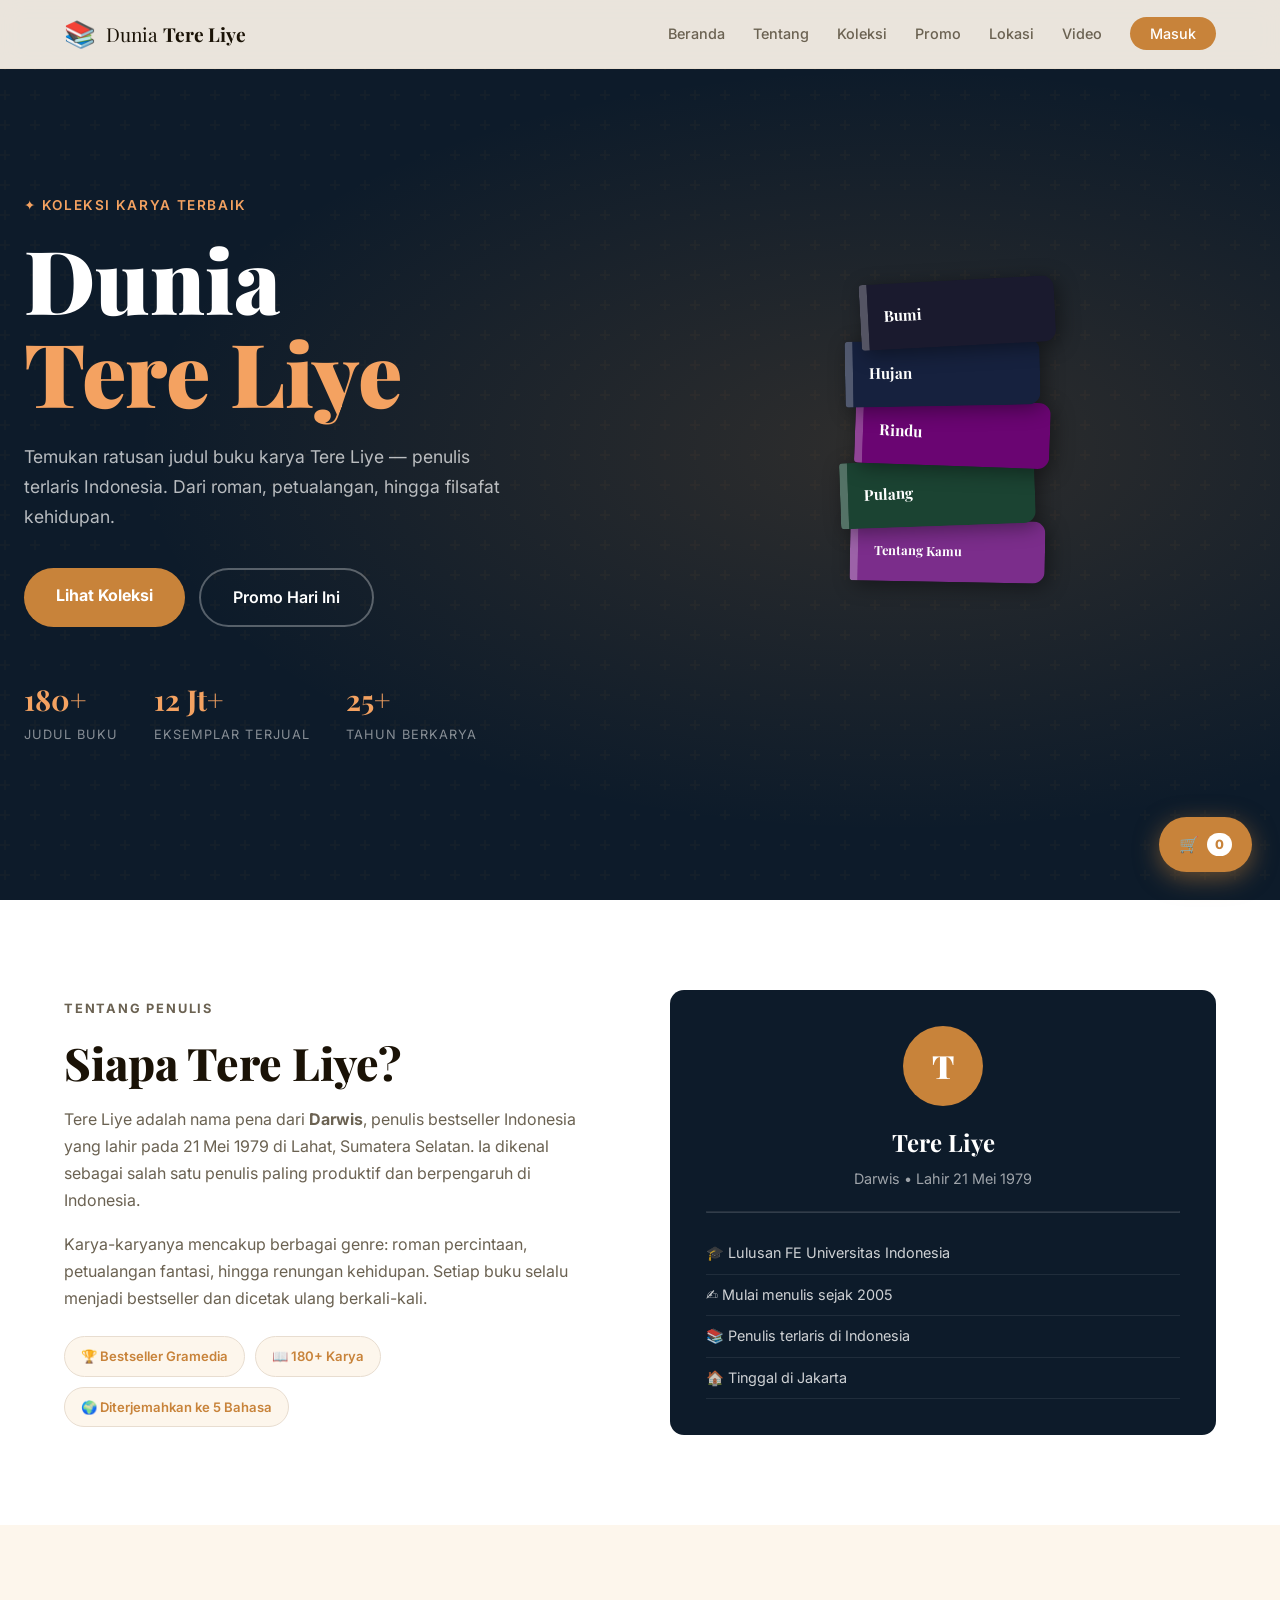
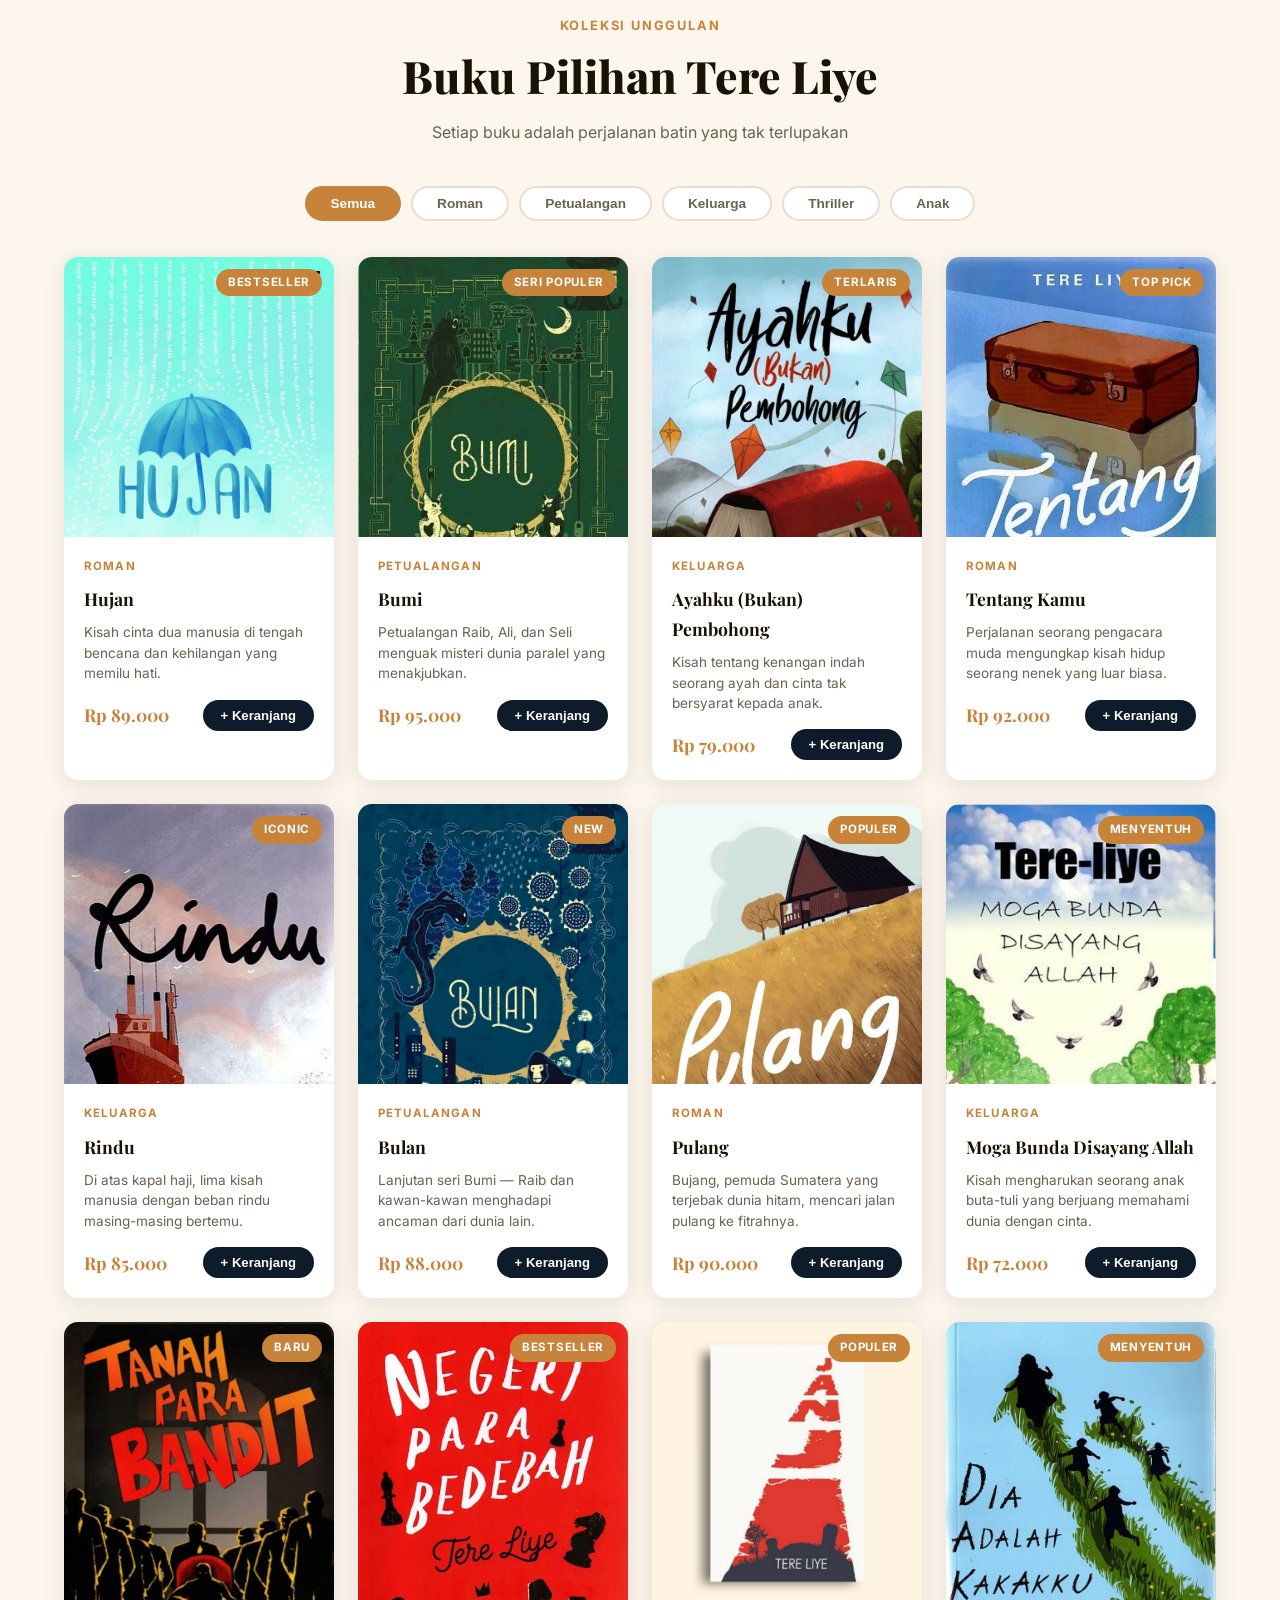
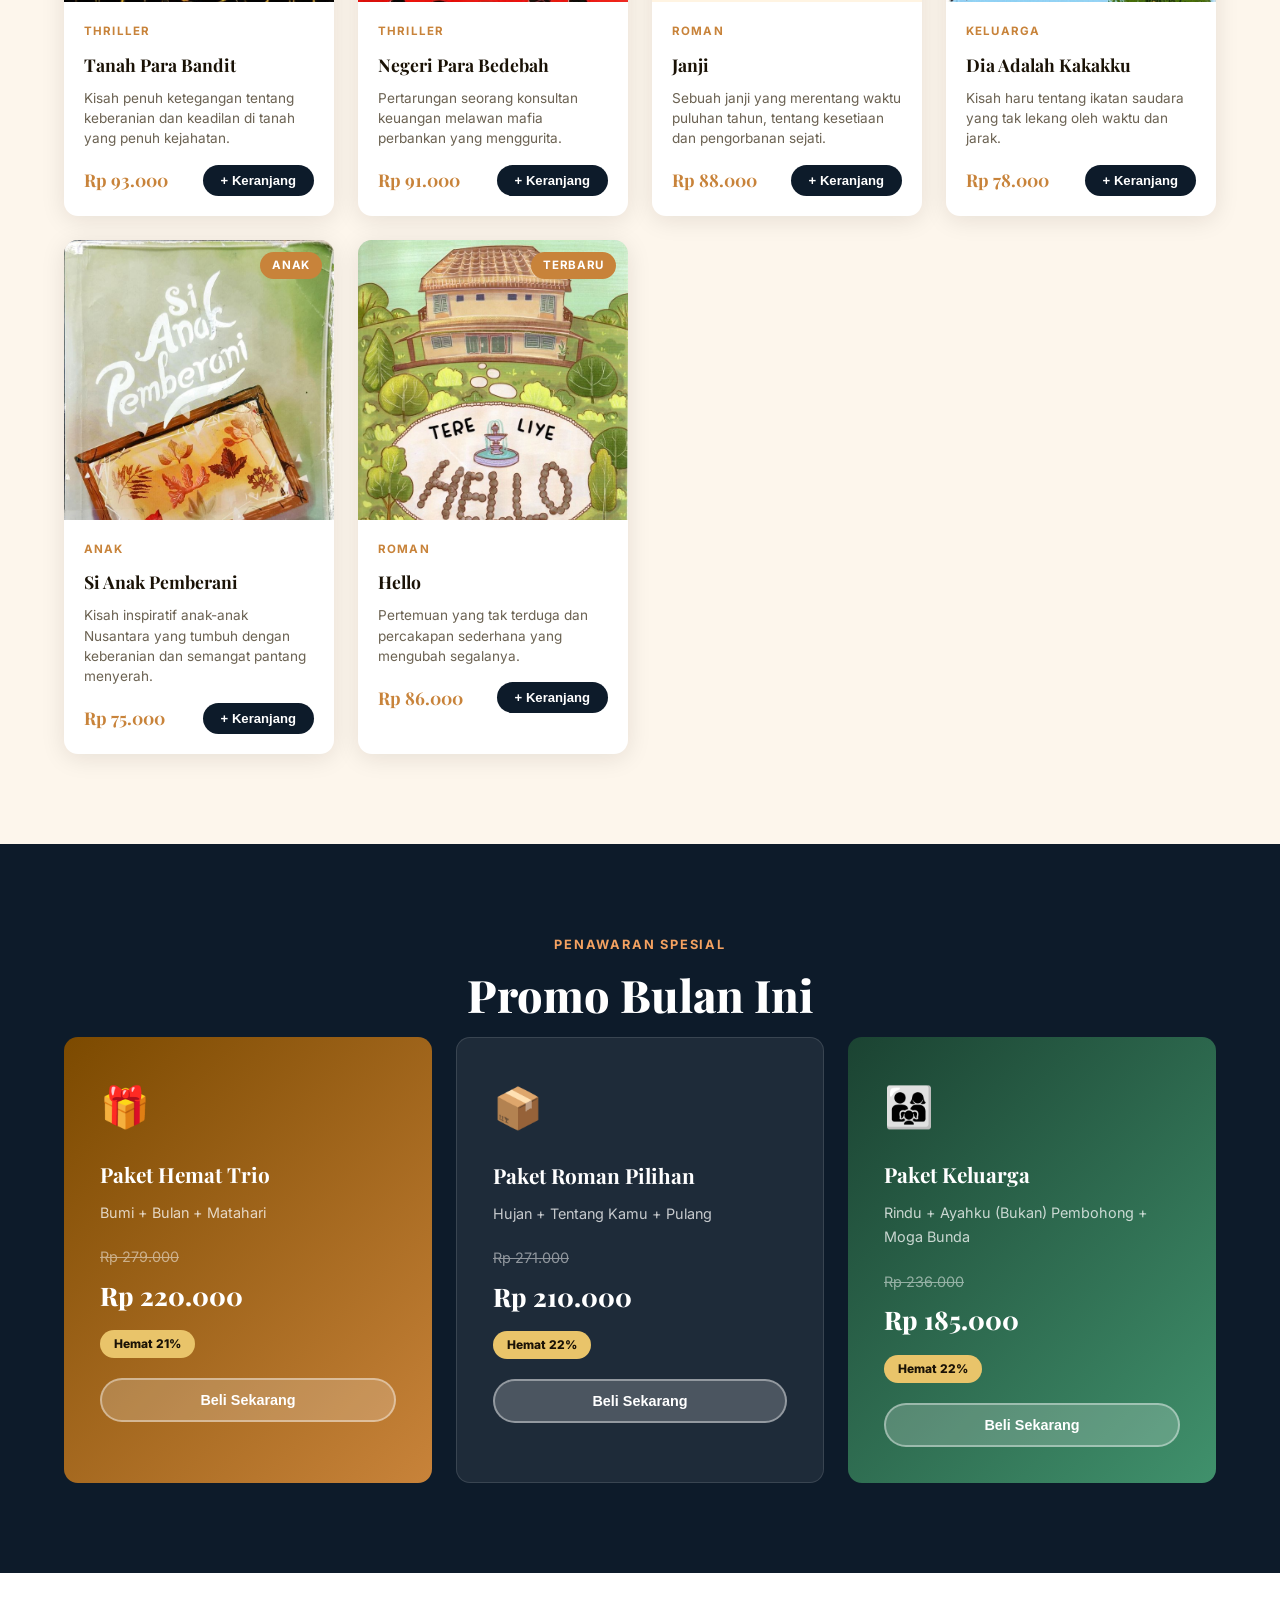
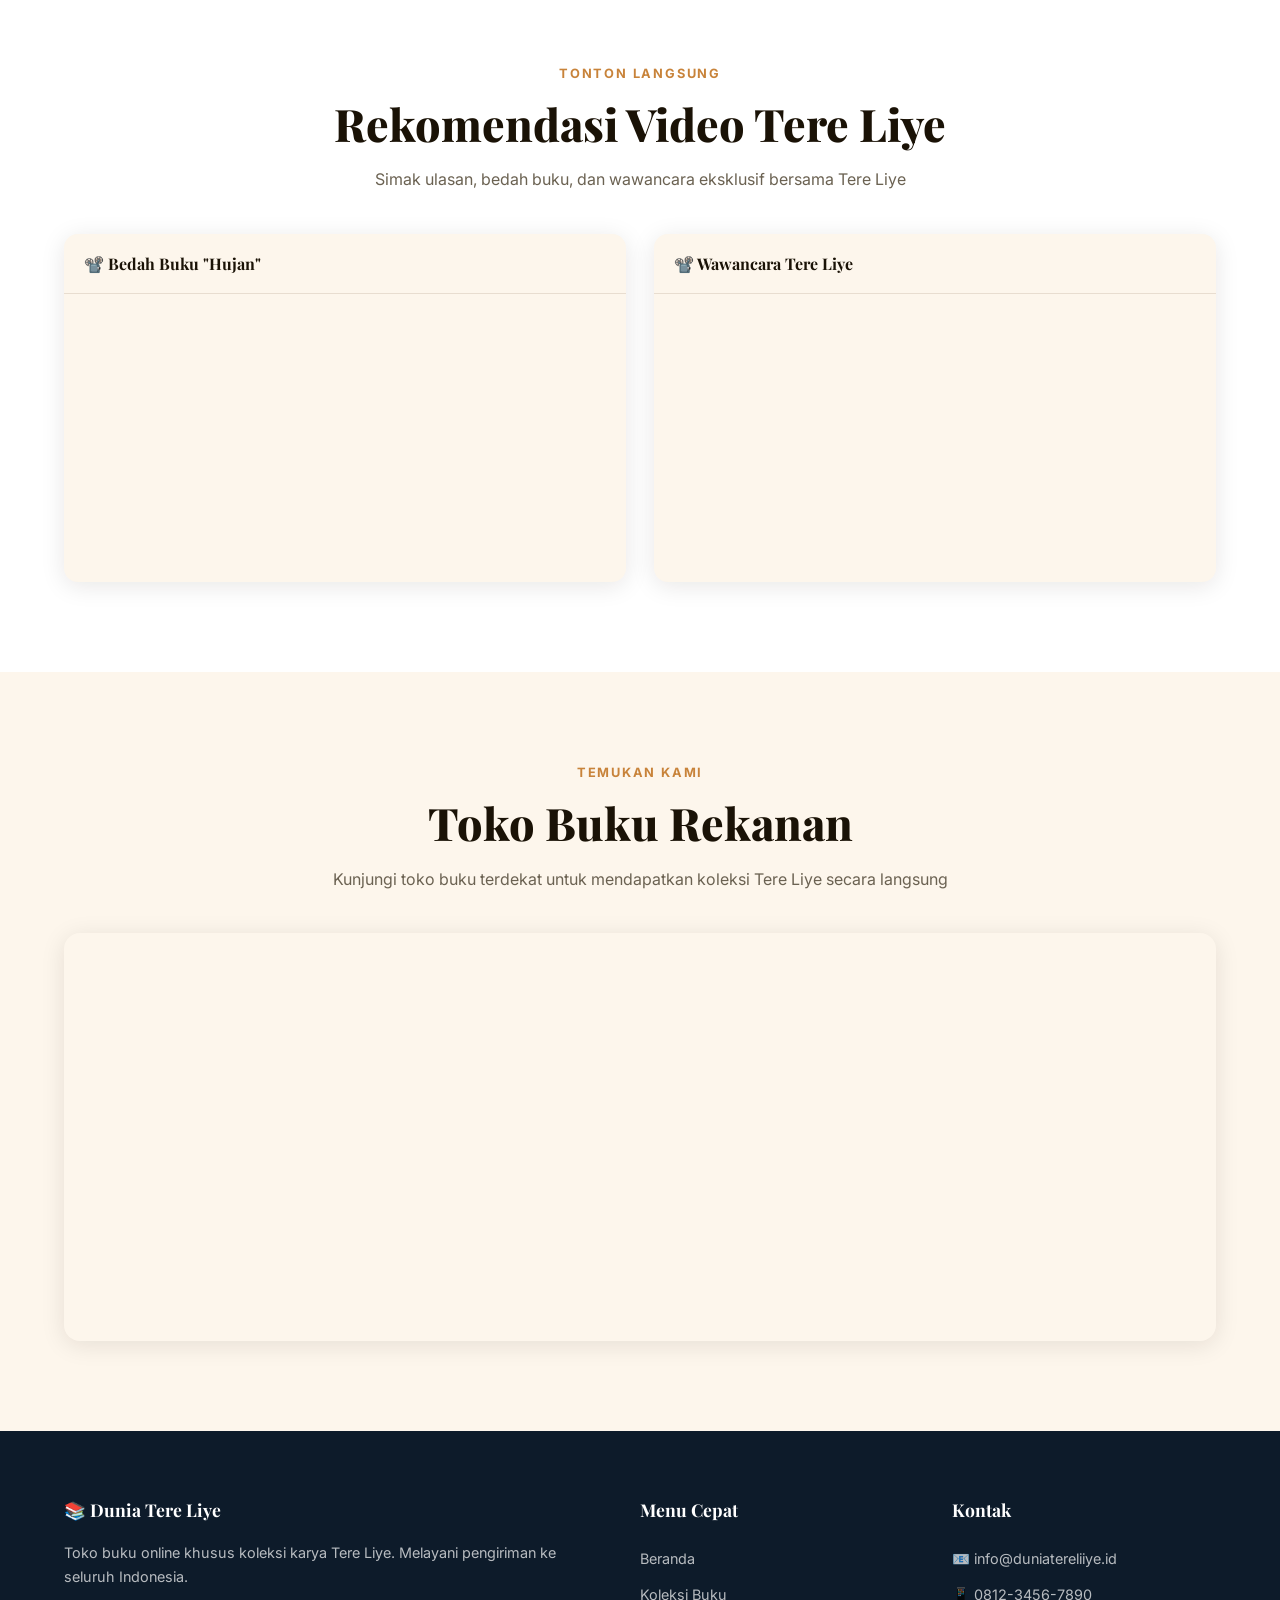
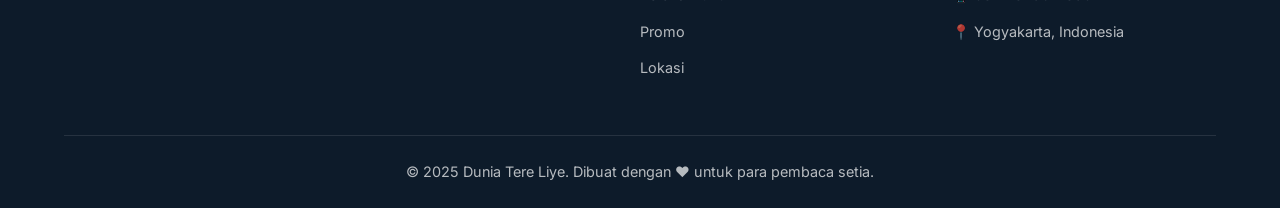
<file: index.html>
<!DOCTYPE html>
<html lang="id">
<head>
  <meta charset="UTF-8" />
  <meta name="viewport" content="width=device-width, initial-scale=1.0"/>
  <title>Dunia Tere Liye – Koleksi Buku Terbaik</title>
  <link href="https://fonts.googleapis.com/css2?family=Playfair+Display:wght@400;700;900&family=Inter:wght@300;400;500;600&display=swap" rel="stylesheet"/>
  <link rel="stylesheet" href="style.css"/>
</head>
<body>


  <!-- NAVBAR -->
  <nav class="navbar" id="navbar">
    <div class="nav-container">
      <div class="nav-brand">
        <span class="brand-icon">📚</span>
        <span class="brand-text">Dunia <strong>Tere Liye</strong></span>
      </div>
      <ul class="nav-links" id="navLinks">
        <li><a href="#beranda">Beranda</a></li>
        <li><a href="#tentang">Tentang</a></li>
        <li><a href="#koleksi">Koleksi</a></li>
        <li><a href="#promo">Promo</a></li>
        <li><a href="#lokasi">Lokasi</a></li>
        <li><a href="#video">Video</a></li>
        <li id="nav-auth">
          <a href="login/index.html" class="btn-login" id="btnLoginNav">Masuk</a>
        </li>
      </ul>
      <button class="hamburger" id="hamburger">&#9776;</button>
    </div>
  </nav>

  <!-- HERO -->
  <section class="hero" id="beranda">
    <div class="hero-overlay"></div>
    <div class="hero-content">
      <p class="hero-label">✦ Koleksi Karya Terbaik</p>
      <h1 class="hero-title">Dunia<br/><em>Tere Liye</em></h1>
      <p class="hero-subtitle">Temukan ratusan judul buku karya Tere Liye — penulis terlaris Indonesia. Dari roman, petualangan, hingga filsafat kehidupan.</p>
      <div class="hero-btns">
        <a href="#koleksi" class="btn-primary">Lihat Koleksi</a>
        <a href="#promo" class="btn-secondary">Promo Hari Ini</a>
      </div>
      <div class="hero-stats">
        <div class="stat"><span class="stat-num">180+</span><span class="stat-label">Judul Buku</span></div>
        <div class="stat"><span class="stat-num">12 Jt+</span><span class="stat-label">Eksemplar Terjual</span></div>
        <div class="stat"><span class="stat-num">25+</span><span class="stat-label">Tahun Berkarya</span></div>
      </div>
    </div>
    <div class="hero-visual">
      <div class="book-stack">
        <div class="book b1">Bumi</div>
        <div class="book b2">Hujan</div>
        <div class="book b3">Rindu</div>
        <div class="book b4">Pulang</div>
        <div class="book b5">Tentang Kamu</div>
      </div>
    </div>
  </section>

  <!-- TENTANG -->
  <section class="tentang" id="tentang">
    <div class="container">
      <div class="tentang-grid">
        <div class="tentang-text">
          <p class="section-label">Tentang Penulis</p>
          <h2 class="section-title">Siapa Tere Liye?</h2>
          <p>Tere Liye adalah nama pena dari <strong>Darwis</strong>, penulis bestseller Indonesia yang lahir pada 21 Mei 1979 di Lahat, Sumatera Selatan. Ia dikenal sebagai salah satu penulis paling produktif dan berpengaruh di Indonesia.</p>
          <p>Karya-karyanya mencakup berbagai genre: roman percintaan, petualangan fantasi, hingga renungan kehidupan. Setiap buku selalu menjadi bestseller dan dicetak ulang berkali-kali.</p>
          <div class="fact-pills">
            <span class="pill">🏆 Bestseller Gramedia</span>
            <span class="pill">📖 180+ Karya</span>
            <span class="pill">🌍 Diterjemahkan ke 5 Bahasa</span>
          </div>
        </div>
        <div class="tentang-card">
          <div class="author-card">
            <div class="author-avatar">T</div>
            <h3>Tere Liye</h3>
            <p>Darwis • Lahir 21 Mei 1979</p>
            <hr/>
            <ul>
              <li>🎓 Lulusan FE Universitas Indonesia</li>
              <li>✍️ Mulai menulis sejak 2005</li>
              <li>📚 Penulis terlaris di Indonesia</li>
              <li>🏠 Tinggal di Jakarta</li>
            </ul>
          </div>
        </div>
      </div>
    </div>
  </section>

  <!-- KOLEKSI BUKU -->
  <section class="koleksi" id="koleksi">
    <div class="container">
      <p class="section-label center">Koleksi Unggulan</p>
      <h2 class="section-title center">Buku Pilihan Tere Liye</h2>
      <p class="section-sub center">Setiap buku adalah perjalanan batin yang tak terlupakan</p>

      <div class="filter-tabs">
        <button class="tab active" onclick="filterBuku('semua')">Semua</button>
        <button class="tab" onclick="filterBuku('roman')">Roman</button>
        <button class="tab" onclick="filterBuku('petualangan')">Petualangan</button>
        <button class="tab" onclick="filterBuku('keluarga')">Keluarga</button>
        <button class="tab" onclick="filterBuku('thriller')">Thriller</button>
        <button class="tab" onclick="filterBuku('anak')">Anak</button>
      </div>

      <div class="buku-grid" id="bukuGrid">

        <!-- HUJAN -->
        <div class="buku-card" data-kategori="roman">
          <div class="buku-cover">
            <img src="hujan.jpeg" alt="Cover Hujan" />
            <div class="buku-badge">Bestseller</div>
          </div>
          <div class="buku-info">
            <span class="kategori-tag">Roman</span>
            <h3>Hujan</h3>
            <p>Kisah cinta dua manusia di tengah bencana dan kehilangan yang memilu hati.</p>
            <div class="buku-footer">
              <span class="harga">Rp 89.000</span>
              <button class="btn-beli" onclick="tambahKeranjang('Hujan', 89000)">+ Keranjang</button>
            </div>
          </div>
        </div>

        <!-- BUMI -->
        <div class="buku-card" data-kategori="petualangan">
          <div class="buku-cover">
            <img src="bumi.jpeg" alt="Cover Bumi" />
            <div class="buku-badge">Seri Populer</div>
          </div>
          <div class="buku-info">
            <span class="kategori-tag">Petualangan</span>
            <h3>Bumi</h3>
            <p>Petualangan Raib, Ali, dan Seli menguak misteri dunia paralel yang menakjubkan.</p>
            <div class="buku-footer">
              <span class="harga">Rp 95.000</span>
              <button class="btn-beli" onclick="tambahKeranjang('Bumi', 95000)">+ Keranjang</button>
            </div>
          </div>
        </div>

        <!-- AYAHKU BUKAN PEMBOHONG -->
        <div class="buku-card" data-kategori="keluarga">
          <div class="buku-cover">
            <img src="ayahku.jpeg" alt="Cover Ayahku (Bukan) Pembohong" />
            <div class="buku-badge">Terlaris</div>
          </div>
          <div class="buku-info">
            <span class="kategori-tag">Keluarga</span>
            <h3>Ayahku (Bukan) Pembohong</h3>
            <p>Kisah tentang kenangan indah seorang ayah dan cinta tak bersyarat kepada anak.</p>
            <div class="buku-footer">
              <span class="harga">Rp 79.000</span>
              <button class="btn-beli" onclick="tambahKeranjang('Ayahku (Bukan) Pembohong', 79000)">+ Keranjang</button>
            </div>
          </div>
        </div>

        <!-- TENTANG KAMU -->
        <div class="buku-card" data-kategori="roman">
          <div class="buku-cover">
            <img src="tentangkamu.jpeg" alt="Cover Tentang Kamu" />
            <div class="buku-badge">Top Pick</div>
          </div>
          <div class="buku-info">
            <span class="kategori-tag">Roman</span>
            <h3>Tentang Kamu</h3>
            <p>Perjalanan seorang pengacara muda mengungkap kisah hidup seorang nenek yang luar biasa.</p>
            <div class="buku-footer">
              <span class="harga">Rp 92.000</span>
              <button class="btn-beli" onclick="tambahKeranjang('Tentang Kamu', 92000)">+ Keranjang</button>
            </div>
          </div>
        </div>

        <!-- RINDU -->
        <div class="buku-card" data-kategori="keluarga">
          <div class="buku-cover">
            <img src="rindu.jpeg" alt="Cover Rindu" />
            <div class="buku-badge">Iconic</div>
          </div>
          <div class="buku-info">
            <span class="kategori-tag">Keluarga</span>
            <h3>Rindu</h3>
            <p>Di atas kapal haji, lima kisah manusia dengan beban rindu masing-masing bertemu.</p>
            <div class="buku-footer">
              <span class="harga">Rp 85.000</span>
              <button class="btn-beli" onclick="tambahKeranjang('Rindu', 85000)">+ Keranjang</button>
            </div>
          </div>
        </div>

        <!-- BULAN -->
        <div class="buku-card" data-kategori="petualangan">
          <div class="buku-cover">
            <img src="bulan.jpeg" alt="Cover Bulan" />
            <div class="buku-badge">New</div>
          </div>
          <div class="buku-info">
            <span class="kategori-tag">Petualangan</span>
            <h3>Bulan</h3>
            <p>Lanjutan seri Bumi — Raib dan kawan-kawan menghadapi ancaman dari dunia lain.</p>
            <div class="buku-footer">
              <span class="harga">Rp 88.000</span>
              <button class="btn-beli" onclick="tambahKeranjang('Bulan', 88000)">+ Keranjang</button>
            </div>
          </div>
        </div>

        <!-- PULANG -->
        <div class="buku-card" data-kategori="roman">
          <div class="buku-cover">
            <img src="pulang.jpeg" alt="Cover Pulang" />
            <div class="buku-badge">Populer</div>
          </div>
          <div class="buku-info">
            <span class="kategori-tag">Roman</span>
            <h3>Pulang</h3>
            <p>Bujang, pemuda Sumatera yang terjebak dunia hitam, mencari jalan pulang ke fitrahnya.</p>
            <div class="buku-footer">
              <span class="harga">Rp 90.000</span>
              <button class="btn-beli" onclick="tambahKeranjang('Pulang', 90000)">+ Keranjang</button>
            </div>
          </div>
        </div>

        <!-- MOGA BUNDA -->
        <div class="buku-card" data-kategori="keluarga">
          <div class="buku-cover">
            <img src="mogabunda.jpeg" alt="Cover Moga Bunda Disayang Allah" />
            <div class="buku-badge">Menyentuh</div>
          </div>
          <div class="buku-info">
            <span class="kategori-tag">Keluarga</span>
            <h3>Moga Bunda Disayang Allah</h3>
            <p>Kisah mengharukan seorang anak buta-tuli yang berjuang memahami dunia dengan cinta.</p>
            <div class="buku-footer">
              <span class="harga">Rp 72.000</span>
              <button class="btn-beli" onclick="tambahKeranjang('Moga Bunda Disayang Allah', 72000)">+ Keranjang</button>
            </div>
          </div>
        </div>

        <!-- TANAH PARA BANDIT -->
        <div class="buku-card" data-kategori="thriller">
          <div class="buku-cover">
            <img src="tanah.jpeg" alt="Cover Tanah Para Bandit" />
            <div class="buku-badge">Baru</div>
          </div>
          <div class="buku-info">
            <span class="kategori-tag">Thriller</span>
            <h3>Tanah Para Bandit</h3>
            <p>Kisah penuh ketegangan tentang keberanian dan keadilan di tanah yang penuh kejahatan.</p>
            <div class="buku-footer">
              <span class="harga">Rp 93.000</span>
              <button class="btn-beli" onclick="tambahKeranjang('Tanah Para Bandit', 93000)">+ Keranjang</button>
            </div>
          </div>
        </div>

        <!-- NEGERI PARA BEDEBAH -->
        <div class="buku-card" data-kategori="thriller">
          <div class="buku-cover">
            <img src="negeri.jpeg" alt="Cover Negeri Para Bedebah" />
            <div class="buku-badge">Bestseller</div>
          </div>
          <div class="buku-info">
            <span class="kategori-tag">Thriller</span>
            <h3>Negeri Para Bedebah</h3>
            <p>Pertarungan seorang konsultan keuangan melawan mafia perbankan yang menggurita.</p>
            <div class="buku-footer">
              <span class="harga">Rp 91.000</span>
              <button class="btn-beli" onclick="tambahKeranjang('Negeri Para Bedebah', 91000)">+ Keranjang</button>
            </div>
          </div>
        </div>

        <!-- JANJI -->
        <div class="buku-card" data-kategori="roman">
          <div class="buku-cover">
            <img src="janji.jpeg" alt="Cover Janji" />
            <div class="buku-badge">Populer</div>
          </div>
          <div class="buku-info">
            <span class="kategori-tag">Roman</span>
            <h3>Janji</h3>
            <p>Sebuah janji yang merentang waktu puluhan tahun, tentang kesetiaan dan pengorbanan sejati.</p>
            <div class="buku-footer">
              <span class="harga">Rp 88.000</span>
              <button class="btn-beli" onclick="tambahKeranjang('Janji', 88000)">+ Keranjang</button>
            </div>
          </div>
        </div>

        <!-- DIA ADALAH KAKAKKU -->
        <div class="buku-card" data-kategori="keluarga">
          <div class="buku-cover">
            <img src="kakku.jpeg" alt="Cover Dia Adalah Kakakku" />
            <div class="buku-badge">Menyentuh</div>
          </div>
          <div class="buku-info">
            <span class="kategori-tag">Keluarga</span>
            <h3>Dia Adalah Kakakku</h3>
            <p>Kisah haru tentang ikatan saudara yang tak lekang oleh waktu dan jarak.</p>
            <div class="buku-footer">
              <span class="harga">Rp 78.000</span>
              <button class="btn-beli" onclick="tambahKeranjang('Dia Adalah Kakakku', 78000)">+ Keranjang</button>
            </div>
          </div>
        </div>

        <!-- SI ANAK PEMBERANI -->
        <div class="buku-card" data-kategori="anak">
          <div class="buku-cover">
            <img src="sianakpemberani.jpeg" alt="Cover Si Anak Pemberani" />
            <div class="buku-badge">Anak</div>
          </div>
          <div class="buku-info">
            <span class="kategori-tag">Anak</span>
            <h3>Si Anak Pemberani</h3>
            <p>Kisah inspiratif anak-anak Nusantara yang tumbuh dengan keberanian dan semangat pantang menyerah.</p>
            <div class="buku-footer">
              <span class="harga">Rp 75.000</span>
              <button class="btn-beli" onclick="tambahKeranjang('Si Anak Pemberani', 75000)">+ Keranjang</button>
            </div>
          </div>
        </div>

        <!-- HELLO -->
        <div class="buku-card" data-kategori="roman">
          <div class="buku-cover">
            <img src="hello.jpeg" alt="Cover Hello" />
            <div class="buku-badge">Terbaru</div>
          </div>
          <div class="buku-info">
            <span class="kategori-tag">Roman</span>
            <h3>Hello</h3>
            <p>Pertemuan yang tak terduga dan percakapan sederhana yang mengubah segalanya.</p>
            <div class="buku-footer">
              <span class="harga">Rp 86.000</span>
              <button class="btn-beli" onclick="tambahKeranjang('Hello', 86000)">+ Keranjang</button>
            </div>
          </div>
        </div>

      </div>
    </div>
  </section>

  <!-- PROMO -->
  <section class="promo" id="promo">
    <div class="container">
      <p class="section-label center" style="color:#f4a261">Penawaran Spesial</p>
      <h2 class="section-title center" style="color:#fff">Promo Bulan Ini</h2>
      <div class="promo-grid">
        <div class="promo-card gold">
          <div class="promo-icon">🎁</div>
          <h3>Paket Hemat Trio</h3>
          <p>Bumi + Bulan + Matahari</p>
          <div class="promo-harga">
            <span class="harga-coret">Rp 279.000</span>
            <span class="harga-promo">Rp 220.000</span>
          </div>
          <span class="diskon-badge">Hemat 21%</span>
          <button class="btn-promo" onclick="beliPromo('Paket Trio Bumi-Bulan-Matahari', 220000)">Beli Sekarang</button>
        </div>
        <div class="promo-card dark">
          <div class="promo-icon">📦</div>
          <h3>Paket Roman Pilihan</h3>
          <p>Hujan + Tentang Kamu + Pulang</p>
          <div class="promo-harga">
            <span class="harga-coret">Rp 271.000</span>
            <span class="harga-promo">Rp 210.000</span>
          </div>
          <span class="diskon-badge">Hemat 22%</span>
          <button class="btn-promo" onclick="beliPromo('Paket Roman Pilihan', 210000)">Beli Sekarang</button>
        </div>
        <div class="promo-card accent">
          <div class="promo-icon">👨‍👩‍👧</div>
          <h3>Paket Keluarga</h3>
          <p>Rindu + Ayahku (Bukan) Pembohong + Moga Bunda</p>
          <div class="promo-harga">
            <span class="harga-coret">Rp 236.000</span>
            <span class="harga-promo">Rp 185.000</span>
          </div>
          <span class="diskon-badge">Hemat 22%</span>
          <button class="btn-promo" onclick="beliPromo('Paket Keluarga', 185000)">Beli Sekarang</button>
        </div>
      </div>
    </div>
  </section>

  <!-- VIDEO YOUTUBE -->
  <section class="video-section" id="video">
    <div class="container">
      <p class="section-label center">Tonton Langsung</p>
      <h2 class="section-title center">Rekomendasi Video Tere Liye</h2>
      <p class="section-sub center">Simak ulasan, bedah buku, dan wawancara eksklusif bersama Tere Liye</p>
      <div class="video-grid">
        <div class="video-wrapper">
          <h4>📽️ Bedah Buku "Hujan"</h4>
          <iframe width="100%" height="280"
            src="https://www.youtube.com/embed/bOZpgvfIT7o?si=Bckh25EODoXLRQxd"
            title="Bedah Buku Hujan - Tere Liye"
            frameborder="0"
            allow="accelerometer; autoplay; clipboard-write; encrypted-media; gyroscope; picture-in-picture; web-share"
            referrerpolicy="strict-origin-when-cross-origin"
            allowfullscreen>
          </iframe>
        </div>
        <div class="video-wrapper">
          <h4>📽️ Wawancara Tere Liye</h4>
          <iframe width="100%" height="280"
            src="https://www.youtube.com/embed/kpgt1wYhLSw?si=XmsgkMisNGH6K_2Y"
            title="Wawancara Tere Liye"
            frameborder="0"
            allow="accelerometer; autoplay; clipboard-write; encrypted-media; gyroscope; picture-in-picture; web-share"
            referrerpolicy="strict-origin-when-cross-origin"
            allowfullscreen>
          </iframe>
        </div>
      </div>
    </div>
  </section>

  <!-- LOKASI / MAPS -->
  <section class="lokasi-section" id="lokasi">
    <div class="container">
      <p class="section-label center">Temukan Kami</p>
      <h2 class="section-title center">Toko Buku Rekanan</h2>
      <p class="section-sub center">Kunjungi toko buku terdekat untuk mendapatkan koleksi Tere Liye secara langsung</p>
      <div class="maps-wrapper">
        <iframe
          src="https://www.google.com/maps/embed?pb=!1m18!1m12!1m3!1d3952.899581696843!2d110.3928100740499!3d-7.800455306955081!2m3!1f0!2f0!3f0!3m2!1i1024!2i768!4f13.1!3m3!1m2!1s0x2e7a57669d43fe55%3A0x75fae1bb400d4da5!2sSMA%20Negeri%208%20Yogyakarta!5e0!3m2!1sen!2sid!4v1778126595811!5m2!1sen!2sid"
          width="100%" height="400"
          style="border:0; border-radius:16px;"
          allowfullscreen=""
          loading="lazy"
          referrerpolicy="no-referrer-when-downgrade">
        </iframe>
      </div>
    </div>
  </section>

  <!-- KERANJANG BELANJA -->
  <div class="cart-fab" id="cartFab" onclick="toggleCart()">
    🛒 <span class="cart-count" id="cartCount">0</span>
  </div>

  <div class="cart-panel" id="cartPanel">
    <div class="cart-header">
      <h3>🛒 Keranjang Belanja</h3>
      <button onclick="toggleCart()">✕</button>
    </div>
    <div class="cart-items" id="cartItems">
      <p class="cart-empty">Keranjang masih kosong</p>
    </div>
    <div class="cart-footer">
      <div class="cart-total">Total: <strong id="cartTotal">Rp 0</strong></div>
      <button class="btn-checkout" onclick="checkout()">Checkout Sekarang</button>
    </div>
  </div>

  <!-- FOOTER -->
  <footer class="footer">
    <div class="container">
      <div class="footer-grid">
        <div>
          <h4>📚 Dunia Tere Liye</h4>
          <p>Toko buku online khusus koleksi karya Tere Liye. Melayani pengiriman ke seluruh Indonesia.</p>
        </div>
        <div>
          <h4>Menu Cepat</h4>
          <ul>
            <li><a href="#beranda">Beranda</a></li>
            <li><a href="#koleksi">Koleksi Buku</a></li>
            <li><a href="#promo">Promo</a></li>
            <li><a href="#lokasi">Lokasi</a></li>
          </ul>
        </div>
        <div>
          <h4>Kontak</h4>
          <ul>
            <li>📧 info@duniatereliiye.id</li>
            <li>📱 0812-3456-7890</li>
            <li>📍 Yogyakarta, Indonesia</li>
          </ul>
        </div>
      </div>
      <div class="footer-bottom">
        <p>&copy; 2025 Dunia Tere Liye. Dibuat dengan ❤️ untuk para pembaca setia.</p>
      </div>
    </div>
  </footer>

  <script src="main.js"></script>
  <script src="welcome.js"></script>
</body>
</html>
</file>
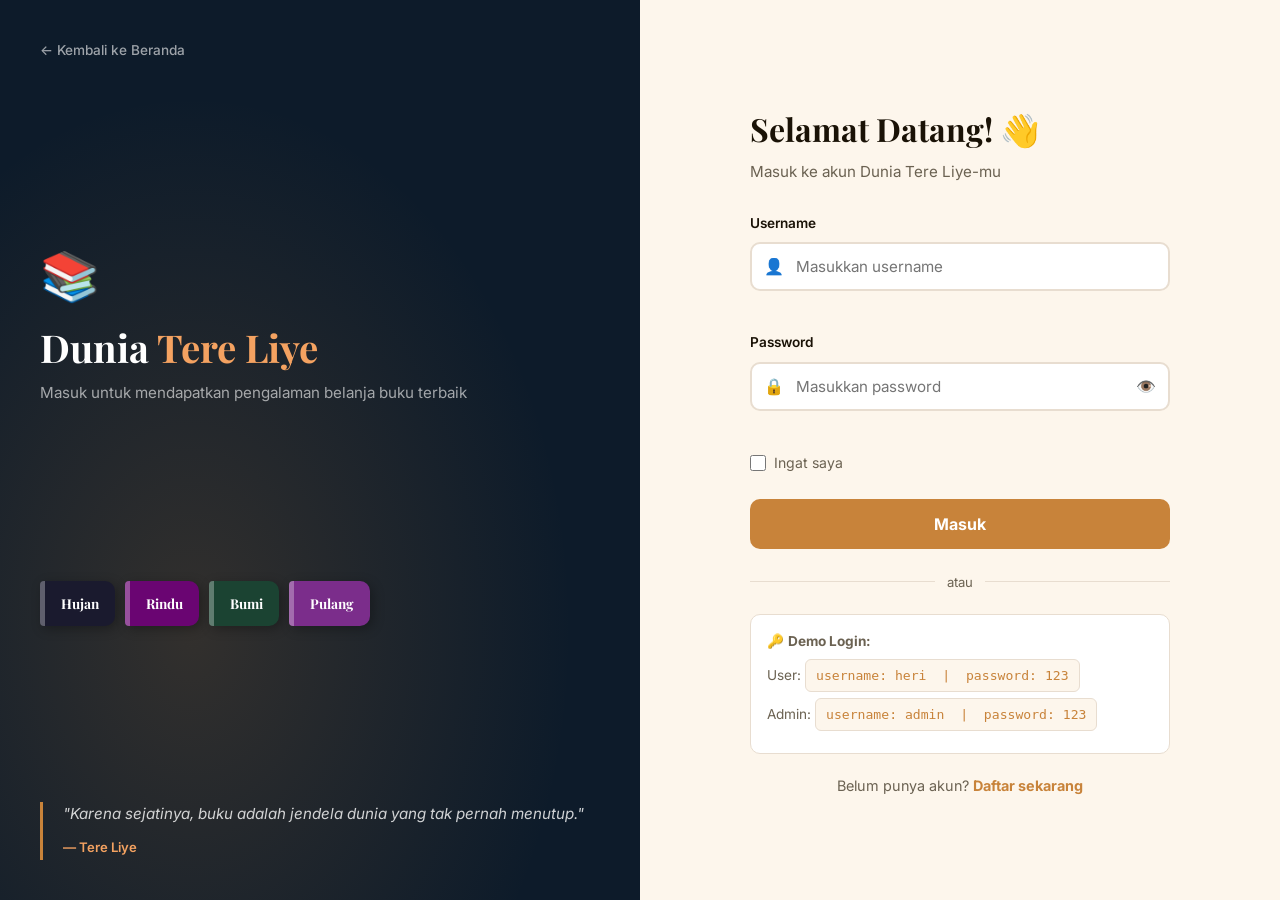
<file: login/index.html>
<!DOCTYPE html>
<html lang="id">
<head>
  <meta charset="UTF-8"/>
  <meta name="viewport" content="width=device-width, initial-scale=1.0"/>
  <title>Masuk – Dunia Tere Liye</title>
  <link href="https://fonts.googleapis.com/css2?family=Playfair+Display:wght@400;700;900&family=Inter:wght@300;400;500;600&display=swap" rel="stylesheet"/>
  <link rel="stylesheet" href="auth.css"/>
</head>
<body>

  <div class="auth-page">
    <div class="auth-left">
      <a href="../index.html" class="back-btn">← Kembali ke Beranda</a>
      <div class="auth-brand">
        <span class="brand-icon">📚</span>
        <h1>Dunia <em>Tere Liye</em></h1>
        <p>Masuk untuk mendapatkan pengalaman belanja buku terbaik</p>
      </div>
      <div class="auth-books">
        <div class="auth-book" style="background:#1a1a2e">Hujan</div>
        <div class="auth-book" style="background:#6a0572">Rindu</div>
        <div class="auth-book" style="background:#1b4332">Bumi</div>
        <div class="auth-book" style="background:#7b2d8b">Pulang</div>
      </div>
      <div class="auth-quote">
        <p>"Karena sejatinya, buku adalah jendela dunia yang tak pernah menutup."</p>
        <span>— Tere Liye</span>
      </div>
    </div>

    <div class="auth-right">
      <div class="auth-card">
        <div class="auth-card-header">
          <h2>Selamat Datang! 👋</h2>
          <p>Masuk ke akun Dunia Tere Liye-mu</p>
        </div>

        <div class="alert-box" id="alertBox" style="display:none"></div>

        <form id="loginForm" novalidate>
          <div class="form-group">
            <label for="username">Username</label>
            <div class="input-wrapper">
              <span class="input-icon">👤</span>
              <input
                type="text"
                id="username"
                name="username"
                placeholder="Masukkan username"
                autocomplete="username"
                required
              />
            </div>
            <span class="field-error" id="errUsername"></span>
          </div>

          <div class="form-group">
            <label for="password">Password</label>
            <div class="input-wrapper">
              <span class="input-icon">🔒</span>
              <input
                type="password"
                id="password"
                name="password"
                placeholder="Masukkan password"
                autocomplete="current-password"
                required
              />
              <button type="button" class="toggle-pw" id="togglePw" onclick="togglePasswordLogin()">👁️</button>
            </div>
            <span class="field-error" id="errPassword"></span>
          </div>

          <div class="form-check">
            <label>
              <input type="checkbox" id="ingatSaya"/> Ingat saya
            </label>
          </div>

          <button type="submit" class="btn-submit">
            <span>Masuk</span>
          </button>
        </form>

        <div class="auth-divider"><span>atau</span></div>

        <div class="demo-hint">
          <p>🔑 <strong>Demo Login:</strong></p>
          <p>User: <code onclick="isiDemo('heri','123')">username: heri &nbsp;|&nbsp; password: 123</code></p>
          <p>Admin: <code onclick="isiDemo('admin','123')">username: admin &nbsp;|&nbsp; password: 123</code></p>
        </div>

        <p class="auth-switch">
          Belum punya akun?
          <a href="register.html">Daftar sekarang</a>
        </p>
      </div>
    </div>
  </div>

  <script src="login.js"></script>
</body>
</html>
</file>
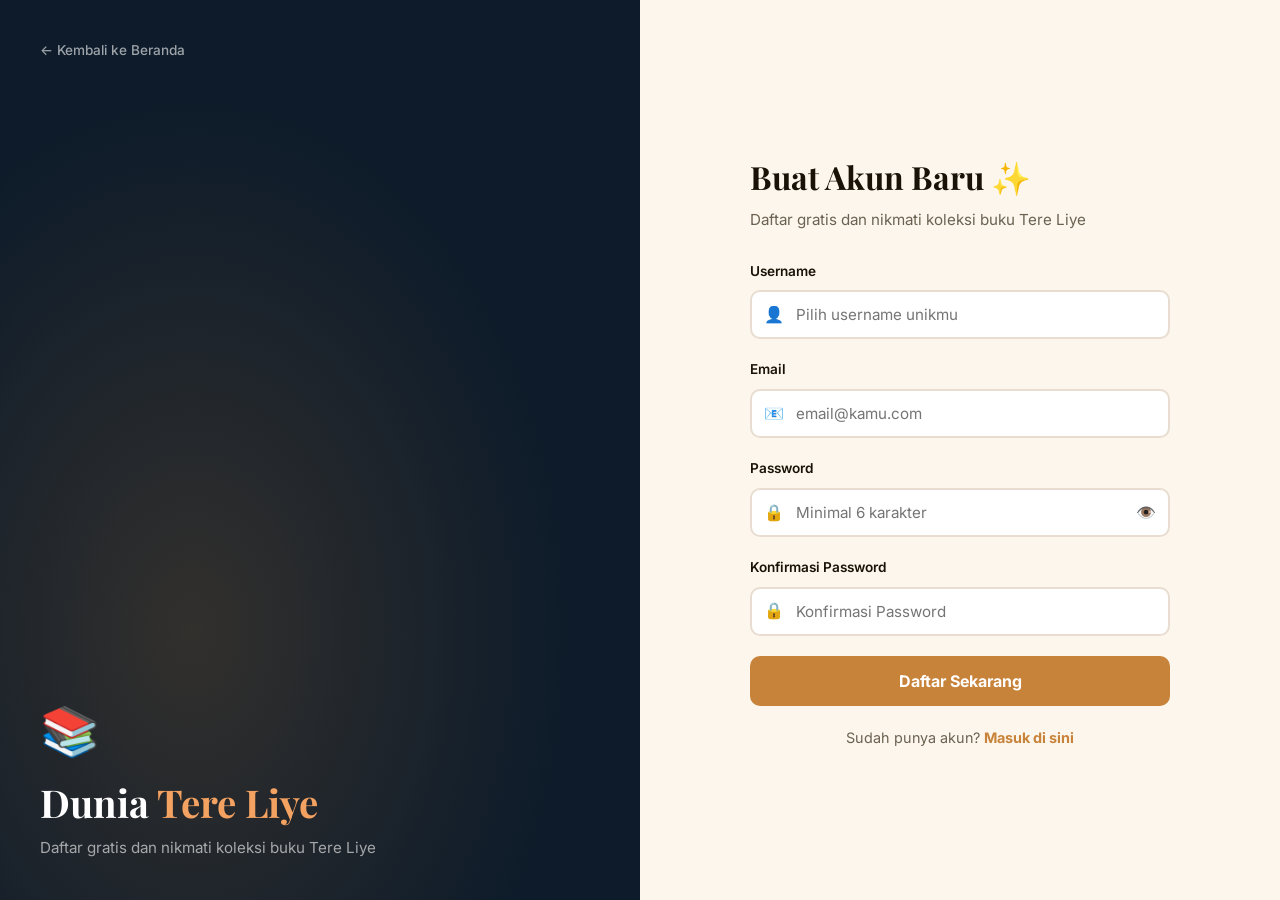
<file: login/register.html>
<!DOCTYPE html>
<html lang="id">
<head>
  <meta charset="UTF-8"/>
  <meta name="viewport" content="width=device-width, initial-scale=1.0"/>
  <title>Daftar – Dunia Tere Liye</title>
  <link href="https://fonts.googleapis.com/css2?family=Playfair+Display:wght@400;700;900&family=Inter:wght@300;400;500;600&display=swap" rel="stylesheet"/>
  <link rel="stylesheet" href="auth.css"/>
</head>
<body>

  <div class="auth-page">
    <div class="auth-left">
      <a href="../index.html" class="back-btn">← Kembali ke Beranda</a>
      <div class="auth-brand">
        <span class="brand-icon">📚</span>
        <h1>Dunia <em>Tere Liye</em></h1>
        <p>Daftar gratis dan nikmati koleksi buku Tere Liye</p>
      </div>
    </div>

    <div class="auth-right">
      <div class="auth-card">
        <div class="auth-card-header">
          <h2>Buat Akun Baru ✨</h2>
          <p>Daftar gratis dan nikmati koleksi buku Tere Liye</p>
        </div>

        <form id="registerForm" novalidate>
          <div class="form-group">
            <label for="regUsername">Username</label>
            <div class="input-wrapper">
              <span class="input-icon">👤</span>
              <input type="text" id="regUsername" placeholder="Pilih username unikmu" required />
            </div>
          </div>

          <div class="form-group">
            <label for="regEmail">Email</label>
            <div class="input-wrapper">
              <span class="input-icon">📧</span>
              <input type="email" id="regEmail" placeholder="email@kamu.com" required />
            </div>
          </div>

          <div class="form-group">
            <label for="regPassword">Password</label>
            <div class="input-wrapper">
              <span class="input-icon">🔒</span>
              <input type="password" id="regPassword" placeholder="Minimal 6 karakter" required />
              <button type="button" class="toggle-pw" id="regTogglePw" onclick="togglePasswordRegister()">👁️</button>
            </div>
          </div>

          <div class="form-group">
            <label for="regConfirmPassword">Konfirmasi Password</label>
            <div class="input-wrapper">
              <span class="input-icon">🔒</span>
              <input type="password" id="regConfirmPassword" placeholder="Konfirmasi Password" required />
            </div>
          </div>

          <button type="submit" class="btn-submit">
            <span>Daftar Sekarang</span>
          </button>
        </form>

        <p class="auth-switch">
          Sudah punya akun?
          <a href="index.html">Masuk di sini</a>
        </p>
      </div>
    </div>
  </div>

  <script src="register.js"></script>
</body>
</html>
</file>
<file: style.css>
/* ===== RESET & BASE ===== */
*, *::before, *::after { box-sizing: border-box; margin: 0; padding: 0; }

:root {
  --cream:     #fdf6ec;
  --ink:       #1a1206;
  --amber:     #c8833a;
  --amber-lt: #f4a261;
  --deep:      #0d1b2a;
  --card-bg:  #ffffff;
  --muted:    #6b6252;
  --border:   #e8ddd0;
  --shadow:   0 4px 24px rgba(26,18,6,.10);
  --radius:   14px;
  --font-display: 'Playfair Display', Georgia, serif;
  --font-body:    'Inter', system-ui, sans-serif;
}

html { scroll-behavior: smooth; }

body {
  font-family: var(--font-body);
  background: var(--cream);
  color: var(--ink);
  line-height: 1.7;
  overflow-x: hidden;
}

a { text-decoration: none; color: inherit; }
ul { list-style: none; }
img { max-width: 100%; }

.container {
  max-width: 1200px;
  margin: 0 auto;
  padding: 0 24px;
}

/* ===== NAVBAR ===== */
.navbar {
  position: fixed; top: 0; left: 0; right: 0; z-index: 1000;
  background: rgba(253,246,236,.92);
  backdrop-filter: blur(12px);
  border-bottom: 1px solid var(--border);
  transition: box-shadow .3s;
}
.navbar.scrolled { box-shadow: 0 2px 20px rgba(0,0,0,.12); }
.nav-container {
  max-width: 1200px; margin: 0 auto; padding: 0 24px;
  display: flex; align-items: center; justify-content: space-between;
  height: 68px;
}
.nav-brand { display: flex; align-items: center; gap: 10px; }
.brand-icon { font-size: 1.6rem; }
.brand-text { font-family: var(--font-display); font-size: 1.2rem; color: var(--ink); }
.nav-links { display: flex; align-items: center; gap: 28px; }
.nav-links a { font-size: .9rem; font-weight: 500; color: var(--muted); transition: color .2s; }
.nav-links a:hover { color: var(--amber); }
.btn-login {
  background: var(--amber); color: #fff !important;
  padding: 8px 20px; border-radius: 50px;
  font-weight: 600; font-size: .85rem;
  transition: background .2s, transform .1s;
}
.btn-login:hover { background: #a8672c; transform: translateY(-1px); }
.hamburger { display: none; background: none; border: none; font-size: 1.5rem; cursor: pointer; color: var(--ink); }

/* ===== HERO ===== */
.hero {
  min-height: 100vh;
  background: var(--deep);
  display: flex; align-items: center;
  padding: 100px 24px 60px;
  position: relative; overflow: hidden;
}
.hero::before {
  content: '';
  position: absolute; inset: 0;
  background: radial-gradient(ellipse at 70% 50%, rgba(200,131,58,.18) 0%, transparent 60%);
}
.hero-overlay {
  position: absolute; inset: 0;
  background: url("data:image/svg+xml,%3Csvg width='60' height='60' viewBox='0 0 60 60' xmlns='http://www.w3.org/2000/svg'%3E%3Cg fill='none' fill-rule='evenodd'%3E%3Cg fill='%23c8833a' fill-opacity='0.04'%3E%3Cpath d='M36 34v-4h-2v4h-4v2h4v4h2v-4h4v-2h-4zm0-30V0h-2v4h-4v2h4v4h2V6h4V4h-4zM6 34v-4H4v4H0v2h4v4h2v-4h4v-2H6zM6 4V0H4v4H0v2h4v4h2V6h4V4H6z'/%3E%3C/g%3E%3C/g%3E%3C/svg%3E");
}
.hero-content {
  position: relative; z-index: 2;
  max-width: 600px; flex: 1;
}
.hero-label {
  color: var(--amber-lt); font-size: .85rem;
  font-weight: 600; letter-spacing: .12em;
  text-transform: uppercase; margin-bottom: 16px;
}
.hero-title {
  font-family: var(--font-display);
  font-size: clamp(3rem, 7vw, 5.5rem);
  font-weight: 900; line-height: 1.05;
  color: #fff; margin-bottom: 24px;
}
.hero-title em { color: var(--amber-lt); font-style: normal; }
.hero-subtitle {
  color: rgba(255,255,255,.7); font-size: 1.1rem;
  margin-bottom: 36px; max-width: 480px;
}
.hero-btns { display: flex; gap: 14px; flex-wrap: wrap; margin-bottom: 48px; }
.btn-primary {
  background: var(--amber); color: #fff;
  padding: 14px 32px; border-radius: 50px;
  font-weight: 700; font-size: 1rem;
  transition: background .2s, transform .15s;
  display: inline-block;
}
.btn-primary:hover { background: #a8672c; transform: translateY(-2px); }
.btn-secondary {
  background: transparent; color: #fff;
  padding: 14px 32px; border-radius: 50px;
  border: 2px solid rgba(255,255,255,.3);
  font-weight: 600; font-size: 1rem;
  transition: border-color .2s, background .2s;
  display: inline-block;
}
.btn-secondary:hover { border-color: var(--amber-lt); background: rgba(200,131,58,.15); }
.hero-stats { display: flex; gap: 36px; flex-wrap: wrap; }
.stat { display: flex; flex-direction: column; }
.stat-num { font-family: var(--font-display); font-size: 1.8rem; font-weight: 700; color: var(--amber-lt); }
.stat-label { font-size: .8rem; color: rgba(255,255,255,.5); text-transform: uppercase; letter-spacing: .08em; }

/* BOOK STACK VISUAL */
.hero-visual {
  flex: 1; display: flex; justify-content: center; align-items: center;
  position: relative; z-index: 2;
  padding: 40px 0;
}
.book-stack { position: relative; width: 220px; height: 380px; }
.book {
  position: absolute; width: 195px; padding: 20px 16px;
  border-radius: 4px 12px 12px 4px;
  font-family: var(--font-display); font-weight: 700;
  font-size: .95rem; color: #fff;
  box-shadow: 4px 4px 20px rgba(0,0,0,.4);
  cursor: default; transition: transform .3s;
  border-left: 8px solid rgba(255,255,255,.25);
  white-space: nowrap;
}
.book:hover { transform: translateX(-8px) !important; }
.b1 { background: #1a1a2e; top: 0; left: 30px; transform: rotate(-3deg); z-index:5; }
.b2 { background: #16213e; top: 60px; left: 15px; transform: rotate(-1deg); z-index:4; }
.b3 { background: #6a0572; top: 120px; left: 25px; transform: rotate(2deg); z-index:3; }
.b4 { background: #1b4332; top: 180px; left: 10px; transform: rotate(-2deg); z-index:2; }
.b5 { background: #7b2d8b; top: 240px; left: 20px; transform: rotate(1deg); z-index:1; font-size:.8rem; }

/* ===== SECTION COMMONS ===== */
section { padding: 90px 0; }
.section-label {
  font-size: .8rem; font-weight: 700;
  text-transform: uppercase; letter-spacing: .14em;
  color: var(--amber); margin-bottom: 12px; display: block;
}
.section-title {
  font-family: var(--font-display); font-size: clamp(1.8rem,4vw,2.8rem);
  font-weight: 800; line-height: 1.2; color: var(--ink); margin-bottom: 16px;
}
.section-sub { color: var(--muted); font-size: 1rem; margin-bottom: 40px; }
.center { text-align: center; }

/* ===== TENTANG ===== */
.tentang { background: #fff; }
.tentang-grid { display: grid; grid-template-columns: 1fr 1fr; gap: 60px; align-items: center; }
.tentang-text p { color: var(--muted); margin-bottom: 16px; }
.fact-pills { display: flex; flex-wrap: wrap; gap: 10px; margin-top: 24px; }
.pill {
  background: var(--cream); border: 1px solid var(--border);
  padding: 8px 16px; border-radius: 50px;
  font-size: .82rem; font-weight: 600; color: var(--amber);
}
.author-card {
  background: var(--deep); color: #fff;
  border-radius: var(--radius); padding: 36px;
  text-align: center;
}
.author-avatar {
  width: 80px; height: 80px;
  background: var(--amber); border-radius: 50%;
  display: flex; align-items: center; justify-content: center;
  font-family: var(--font-display); font-size: 2rem; font-weight: 900;
  margin: 0 auto 16px;
}
.author-card h3 { font-family: var(--font-display); font-size: 1.5rem; margin-bottom: 4px; }
.author-card p { color: rgba(255,255,255,.6); font-size: .9rem; }
.author-card hr { border-color: rgba(255,255,255,.15); margin: 20px 0; }
.author-card ul { text-align: left; }
.author-card ul li { padding: 8px 0; border-bottom: 1px solid rgba(255,255,255,.08); font-size: .9rem; color: rgba(255,255,255,.8); }

/* ===== KOLEKSI ===== */
.koleksi { background: var(--cream); }
.filter-tabs { display: flex; gap: 10px; justify-content: center; margin-bottom: 36px; flex-wrap: wrap; }
.tab {
  padding: 8px 24px; border-radius: 50px;
  border: 2px solid var(--border); background: #fff;
  font-weight: 600; font-size: .85rem; cursor: pointer;
  color: var(--muted); transition: all .2s;
}
.tab.active, .tab:hover { background: var(--amber); border-color: var(--amber); color: #fff; }
.buku-grid {
  display: grid;
  grid-template-columns: repeat(auto-fill, minmax(220px, 1fr));
  gap: 24px;
}
.buku-card {
  background: var(--card-bg); border-radius: var(--radius);
  overflow: hidden; box-shadow: var(--shadow);
  transition: transform .3s, box-shadow .3s;
}
.buku-card:hover { transform: translateY(-6px); box-shadow: 0 12px 40px rgba(26,18,6,.15); }
.buku-card.hidden { display: none; }

/* ===== COVER GAMBAR ===== */
.buku-cover {
  height: 280px;
  position: relative;
  overflow: hidden;
  background: #e8ddd0;
}
.buku-cover img {
  width: 100%;
  height: 100%;
  object-fit: cover;
  object-position: center top;
  display: block;
  transition: transform .4s ease;
}
.buku-card:hover .buku-cover img {
  transform: scale(1.04);
}
/* Fallback jika gambar gagal load */
.buku-cover img::after {
  content: "📚";
  position: absolute;
  inset: 0;
  display: flex;
  align-items: center;
  justify-content: center;
  font-size: 3rem;
  background: var(--cream);
}

.buku-badge {
  position: absolute; top: 12px; right: 12px;
  background: var(--amber); color: #fff;
  font-size: .72rem; font-weight: 700;
  padding: 4px 12px; border-radius: 50px;
  text-transform: uppercase; letter-spacing: .06em;
  z-index: 2;
}
.buku-info { padding: 20px; }
.kategori-tag {
  font-size: .72rem; font-weight: 700; color: var(--amber);
  text-transform: uppercase; letter-spacing: .1em;
  display: block; margin-bottom: 8px;
}
.buku-info h3 { font-family: var(--font-display); font-size: 1.1rem; margin-bottom: 8px; }
.buku-info p { font-size: .85rem; color: var(--muted); margin-bottom: 16px; line-height: 1.5; }
.buku-footer { display: flex; align-items: center; justify-content: space-between; }
.harga { font-family: var(--font-display); font-weight: 700; font-size: 1.1rem; color: var(--amber); }
.btn-beli {
  background: var(--deep); color: #fff;
  border: none; border-radius: 50px;
  padding: 8px 18px; font-size: .82rem; font-weight: 600;
  cursor: pointer; transition: background .2s, transform .1s;
}
.btn-beli:hover { background: var(--amber); transform: scale(1.04); }

/* ===== PROMO ===== */
.promo { background: var(--deep); padding: 90px 0; }
.promo-grid { display: grid; grid-template-columns: repeat(auto-fit, minmax(280px,1fr)); gap: 24px; }
.promo-card {
  border-radius: var(--radius); padding: 36px;
  position: relative; overflow: hidden;
  transition: transform .3s;
}
.promo-card:hover { transform: translateY(-4px); }
.promo-card.gold { background: linear-gradient(135deg, #7c4a00, #c8833a); color: #fff; }
.promo-card.dark { background: rgba(255,255,255,.07); border: 1px solid rgba(255,255,255,.12); color: #fff; }
.promo-card.accent { background: linear-gradient(135deg, #1b4332, #40916c); color: #fff; }
.promo-icon { font-size: 2.5rem; margin-bottom: 16px; }
.promo-card h3 { font-family: var(--font-display); font-size: 1.3rem; margin-bottom: 8px; }
.promo-card p { opacity: .75; font-size: .9rem; margin-bottom: 20px; }
.promo-harga { display: flex; flex-direction: column; gap: 4px; margin-bottom: 12px; }
.harga-coret { text-decoration: line-through; opacity: .5; font-size: .9rem; }
.harga-promo { font-family: var(--font-display); font-size: 1.6rem; font-weight: 800; }
.diskon-badge {
  display: inline-block; background: #e9c46a; color: var(--ink);
  font-size: .75rem; font-weight: 800;
  padding: 4px 14px; border-radius: 50px; margin-bottom: 20px;
}
.btn-promo {
  width: 100%; padding: 12px;
  background: rgba(255,255,255,.2); color: #fff;
  border: 2px solid rgba(255,255,255,.4);
  border-radius: 50px; font-weight: 700; cursor: pointer;
  font-size: .9rem; transition: background .2s;
}
.btn-promo:hover { background: rgba(255,255,255,.35); }

/* ===== VIDEO ===== */
.video-section { background: #fff; }
.video-grid { display: grid; grid-template-columns: repeat(auto-fit, minmax(300px,1fr)); gap: 28px; }
.video-wrapper {
  background: var(--cream); border-radius: var(--radius); overflow: hidden;
  box-shadow: var(--shadow);
}
.video-wrapper h4 {
  padding: 16px 20px;
  font-family: var(--font-display); font-size: 1rem;
  color: var(--ink); border-bottom: 1px solid var(--border);
}

/* ===== LOKASI ===== */
.lokasi-section { background: var(--cream); }
.maps-wrapper { border-radius: 16px; overflow: hidden; box-shadow: var(--shadow); }

/* ===== CART FAB ===== */
.cart-fab {
  position: fixed; bottom: 28px; right: 28px; z-index: 900;
  background: var(--amber); color: #fff;
  padding: 14px 20px; border-radius: 50px;
  font-size: 1rem; font-weight: 700; cursor: pointer;
  box-shadow: 0 6px 24px rgba(200,131,58,.5);
  transition: transform .2s;
  display: flex; align-items: center; gap: 8px;
}
.cart-fab:hover { transform: scale(1.05); }
.cart-count {
  background: #fff; color: var(--amber);
  border-radius: 50px; padding: 1px 8px;
  font-size: .8rem; font-weight: 800; min-width: 22px; text-align: center;
}
.cart-panel {
  position: fixed; right: 28px; bottom: 90px; z-index: 999;
  width: 340px; background: #fff;
  border-radius: var(--radius);
  box-shadow: 0 20px 60px rgba(0,0,0,.2);
  display: none; flex-direction: column;
  max-height: 480px; overflow: hidden;
}
.cart-panel.open { display: flex; }
.cart-header {
  padding: 16px 20px; border-bottom: 1px solid var(--border);
  display: flex; justify-content: space-between; align-items: center;
}
.cart-header h3 { font-family: var(--font-display); font-size: 1.1rem; }
.cart-header button { background: none; border: none; font-size: 1.2rem; cursor: pointer; color: var(--muted); }
.cart-items { flex: 1; overflow-y: auto; padding: 12px; }
.cart-empty { text-align: center; color: var(--muted); padding: 24px; font-size: .9rem; }
.cart-item {
  display: flex; justify-content: space-between; align-items: center;
  padding: 10px 8px; border-bottom: 1px solid var(--border);
  font-size: .88rem;
}
.cart-item-name { font-weight: 600; flex: 1; }
.cart-item-price { color: var(--amber); font-weight: 700; margin-right: 8px; }
.cart-item-del { background: none; border: none; color: #e63946; cursor: pointer; font-size: 1rem; }
.cart-footer { padding: 16px 20px; border-top: 1px solid var(--border); }
.cart-total { font-size: 1rem; margin-bottom: 12px; }
.cart-total strong { color: var(--amber); font-size: 1.2rem; }
.btn-checkout {
  width: 100%; padding: 12px;
  background: var(--amber); color: #fff;
  border: none; border-radius: 50px;
  font-weight: 700; cursor: pointer; font-size: .95rem;
  transition: background .2s;
}
.btn-checkout:hover { background: #a8672c; }

/* ===== SIGN-IN / REGISTER LINK DECORATION ===== */
.auth-switch {
  text-align: center;
  margin-top: 20px;
  font-size: 0.9rem;
  color: var(--muted);
}
.auth-switch a {
  color: var(--amber);
  font-weight: 600;
  transition: color 0.2s;
}
.auth-switch a:hover {
  color: #a8672c;
  text-decoration: underline;
}

/* ===== FOOTER ===== */
.footer { background: var(--deep); color: rgba(255,255,255,.7); padding: 64px 0 0; }
.footer-grid { display: grid; grid-template-columns: 2fr 1fr 1fr; gap: 48px; padding-bottom: 48px; }
.footer h4 { font-family: var(--font-display); color: #fff; font-size: 1.1rem; margin-bottom: 16px; }
.footer p { font-size: .9rem; line-height: 1.7; }
.footer ul li { padding: 6px 0; font-size: .9rem; }
.footer ul li a:hover { color: var(--amber-lt); }
.footer-bottom {
  border-top: 1px solid rgba(255,255,255,.1);
  padding: 24px 0; text-align: center; font-size: .85rem;
}

/* ===== RESPONSIVE ===== */
@media (max-width: 900px) {
  .hero { flex-direction: column; text-align: center; padding: 120px 24px 60px; }
  .hero-btns { justify-content: center; }
  .hero-stats { justify-content: center; }
  .hero-visual { margin-top: 40px; }
  .tentang-grid { grid-template-columns: 1fr; }
  .footer-grid { grid-template-columns: 1fr 1fr; }
}
@media (max-width: 640px) {
  .nav-links { display: none; flex-direction: column; position: absolute; top: 68px; left: 0; right: 0; background: var(--cream); padding: 20px; border-bottom: 1px solid var(--border); }
  .nav-links.open { display: flex; }
  .hamburger { display: block; }
  .footer-grid { grid-template-columns: 1fr; }
  .cart-panel { right: 12px; left: 12px; width: auto; }
  .cart-fab { right: 16px; bottom: 20px; }
  .buku-grid { grid-template-columns: repeat(auto-fill, minmax(160px, 1fr)); gap: 16px; }
  .buku-cover { height: 220px; }
}
</file>
<file: login/auth.css>
/* ===== RESET & BASE ===== */
*, *::before, *::after { box-sizing: border-box; margin: 0; padding: 0; }
:root {
  --cream:    #fdf6ec;
  --ink:      #1a1206;
  --amber:    #c8833a;
  --amber-lt: #f4a261;
  --deep:     #0d1b2a;
  --muted:    #6b6252;
  --border:   #e8ddd0;
  --error:    #e63946;
  --success:  #2d6a4f;
  --font-display: 'Playfair Display', Georgia, serif;
  --font-body:    'Inter', system-ui, sans-serif;
}
html, body { height: 100%; }
body {
  font-family: var(--font-body);
  background: var(--cream);
  color: var(--ink);
  line-height: 1.6;
}

/* ===== LAYOUT ===== */
.auth-page {
  display: grid;
  grid-template-columns: 1fr 1fr;
  min-height: 100vh;
}

/* ===== LEFT PANEL ===== */
.auth-left {
  background: var(--deep);
  padding: 40px;
  display: flex; flex-direction: column;
  justify-content: space-between;
  position: relative; overflow: hidden;
}
.auth-left::before {
  content: '';
  position: absolute; inset: 0;
  background: radial-gradient(ellipse at 30% 70%, rgba(200,131,58,.2) 0%, transparent 60%);
  pointer-events: none;
}
.back-btn {
  color: rgba(255,255,255,.6);
  font-size: .85rem; font-weight: 500;
  text-decoration: none;
  transition: color .2s;
  position: relative; z-index: 1;
}
.back-btn:hover { color: var(--amber-lt); }

.auth-brand { position: relative; z-index: 1; }
.brand-icon { font-size: 3rem; display: block; margin-bottom: 12px; }
.auth-brand h1 {
  font-family: var(--font-display);
  font-size: 2.4rem; color: #fff;
  line-height: 1.1; margin-bottom: 12px;
}
.auth-brand h1 em { color: var(--amber-lt); font-style: normal; }
.auth-brand p { color: rgba(255,255,255,.6); font-size: .95rem; }

.auth-books {
  display: flex; gap: 10px; flex-wrap: wrap;
  position: relative; z-index: 1;
}
.auth-book {
  padding: 12px 16px; border-radius: 4px 10px 10px 4px;
  color: #fff; font-family: var(--font-display); font-weight: 700;
  font-size: .85rem;
  border-left: 5px solid rgba(255,255,255,.3);
  box-shadow: 3px 3px 12px rgba(0,0,0,.3);
  transition: transform .2s;
}
.auth-book:hover { transform: translateX(-4px); }

.auth-quote {
  border-left: 3px solid var(--amber);
  padding-left: 20px;
  position: relative; z-index: 1;
}
.auth-quote p {
  color: rgba(255,255,255,.8); font-size: .95rem;
  font-style: italic; margin-bottom: 8px;
}
.auth-quote span { color: var(--amber-lt); font-size: .82rem; font-weight: 600; }

/* ===== RIGHT PANEL ===== */
.auth-right {
  display: flex; align-items: center; justify-content: center;
  padding: 40px 48px;
  background: var(--cream);
  overflow-y: auto;
}
.auth-card {
  width: 100%; max-width: 420px;
}
.auth-card-header { margin-bottom: 28px; }
.auth-card-header h2 {
  font-family: var(--font-display);
  font-size: 2rem; color: var(--ink); margin-bottom: 6px;
}
.auth-card-header p { color: var(--muted); font-size: .95rem; }

/* ===== ALERT BOX ===== */
.alert-box {
  padding: 14px 18px; border-radius: 10px;
  font-size: .9rem; font-weight: 500;
  margin-bottom: 20px;
  border-left: 4px solid transparent;
}
.alert-box.success {
  background: #d8f3dc; color: #1b4332; border-left-color: #2d6a4f;
}
.alert-box.error {
  background: #fde8ea; color: #7d0f19; border-left-color: var(--error);
}
.alert-box.info {
  background: #fff3cd; color: #7c4a00; border-left-color: var(--amber);
}

/* ===== FORM ===== */
.form-group { margin-bottom: 20px; }
.form-group label {
  display: block; font-size: .85rem;
  font-weight: 600; color: var(--ink);
  margin-bottom: 8px;
}
.input-wrapper {
  position: relative; display: flex; align-items: center;
}
.input-icon {
  position: absolute; left: 14px;
  font-size: 1rem; pointer-events: none;
}
.input-wrapper input {
  width: 100%;
  padding: 13px 44px 13px 44px;
  border: 2px solid var(--border);
  border-radius: 10px;
  font-size: .95rem; font-family: var(--font-body);
  background: #fff; color: var(--ink);
  transition: border-color .2s, box-shadow .2s;
  outline: none;
}
.input-wrapper input:focus {
  border-color: var(--amber);
  box-shadow: 0 0 0 3px rgba(200,131,58,.15);
}
.input-wrapper input.invalid { border-color: var(--error); }
.input-wrapper input.valid { border-color: var(--success); }

.toggle-pw {
  position: absolute; right: 14px;
  background: none; border: none;
  cursor: pointer; font-size: 1rem; padding: 0;
}
.field-error {
  display: block; font-size: .78rem;
  color: var(--error); margin-top: 5px; min-height: 16px;
}

/* Password strength */
.password-strength {
  height: 4px; border-radius: 2px;
  background: #e0d9d0; margin-top: 8px; overflow: hidden;
}
.strength-fill {
  height: 100%; width: 0%;
  border-radius: 2px;
  transition: width .4s, background .4s;
}
.strength-label {
  font-size: .75rem; font-weight: 600;
  margin-top: 4px; display: block;
}

/* Checkbox */
.form-check { margin-bottom: 24px; font-size: .88rem; color: var(--muted); }
.form-check label { display: flex; align-items: center; gap: 8px; cursor: pointer; }
.form-check input[type="checkbox"] { width: 16px; height: 16px; accent-color: var(--amber); }
.form-check a { color: var(--amber); font-weight: 600; }

/* Submit button */
.btn-submit {
  width: 100%; padding: 15px;
  background: var(--amber); color: #fff;
  border: none; border-radius: 10px;
  font-size: 1rem; font-weight: 700;
  cursor: pointer; font-family: var(--font-body);
  transition: background .2s, transform .1s;
}
.btn-submit:hover { background: #a8672c; transform: translateY(-1px); }
.btn-submit:disabled { background: #d4b896; cursor: not-allowed; transform: none; }

/* Divider */
.auth-divider {
  text-align: center; margin: 20px 0;
  position: relative;
}
.auth-divider::before {
  content: '';
  position: absolute; top: 50%; left: 0; right: 0;
  height: 1px; background: var(--border);
}
.auth-divider span {
  background: var(--cream); padding: 0 12px;
  font-size: .82rem; color: var(--muted);
  position: relative;
}

/* Demo hint */
.demo-hint {
  background: #fff; border: 1px solid var(--border);
  border-radius: 10px; padding: 16px;
  font-size: .85rem; margin-bottom: 20px; color: var(--muted);
}
.demo-hint p { margin-bottom: 6px; }
.demo-hint code {
  display: inline-block; background: var(--cream);
  border: 1px solid var(--border); border-radius: 6px;
  padding: 5px 10px; font-family: monospace;
  font-size: .82rem; cursor: pointer; color: var(--amber);
  transition: background .2s;
}
.demo-hint code:hover { background: #f0e6d8; }

/* Switch link */
.auth-switch {
  text-align: center; font-size: .9rem;
  color: var(--muted); margin-top: 20px;
}
.auth-switch a { color: var(--amber); font-weight: 700; text-decoration: none; }
.auth-switch a:hover { text-decoration: underline; }

/* ===== RESPONSIVE ===== */
@media (max-width: 768px) {
  .auth-page { grid-template-columns: 1fr; }
  .auth-left { display: none; }
  .auth-right { padding: 40px 24px; }
}
</file>
